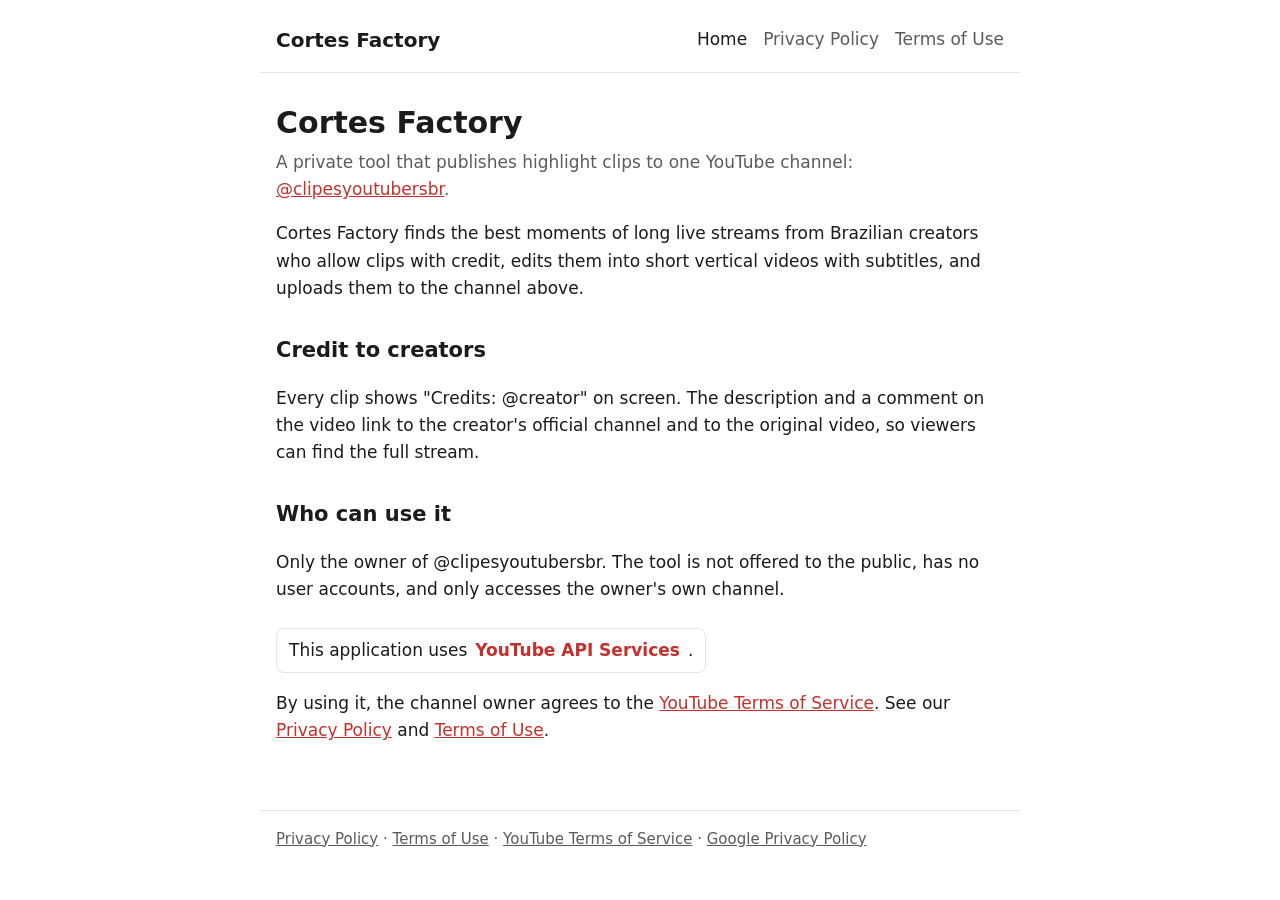
<file: index.html>
<!doctype html>
<html lang="en">
<head>
<meta charset="utf-8">
<meta name="viewport" content="width=device-width, initial-scale=1">
<title>Cortes Factory</title>
<link rel="stylesheet" href="estilo.css">
</head>
<body>
<header>
  <a class="marca" href="index.html">Cortes Factory</a>
  <nav><a href="index.html" aria-current="page">Home</a><a href="privacy.html">Privacy Policy</a><a href="terms.html">Terms of Use</a></nav>
</header>
<main>
  <h1>Cortes Factory</h1>
  <p class="sub">A private tool that publishes highlight clips to one YouTube channel: <a href="https://www.youtube.com/@clipesyoutubersbr">@clipesyoutubersbr</a>.</p>

  <p>Cortes Factory finds the best moments of long live streams from Brazilian creators who allow clips with credit, edits them into short vertical videos with subtitles, and uploads them to the channel above.</p>

  <h2>Credit to creators</h2>
  <p>Every clip shows "Credits: @creator" on screen. The description and a comment on the video link to the creator's official channel and to the original video, so viewers can find the full stream.</p>

  <h2>Who can use it</h2>
  <p>Only the owner of @clipesyoutubersbr. The tool is not offered to the public, has no user accounts, and only accesses the owner's own channel.</p>

  <div class="yt">This application uses <b>YouTube API Services</b>.</div>
  <p>By using it, the channel owner agrees to the <a href="https://www.youtube.com/t/terms">YouTube Terms of Service</a>. See our <a href="privacy.html">Privacy Policy</a> and <a href="terms.html">Terms of Use</a>.</p>
</main>
<footer>
  <a href="privacy.html">Privacy Policy</a> · <a href="terms.html">Terms of Use</a> · <a href="https://www.youtube.com/t/terms">YouTube Terms of Service</a> · <a href="https://policies.google.com/privacy">Google Privacy Policy</a>
</footer>
</body>
</html>
</file>
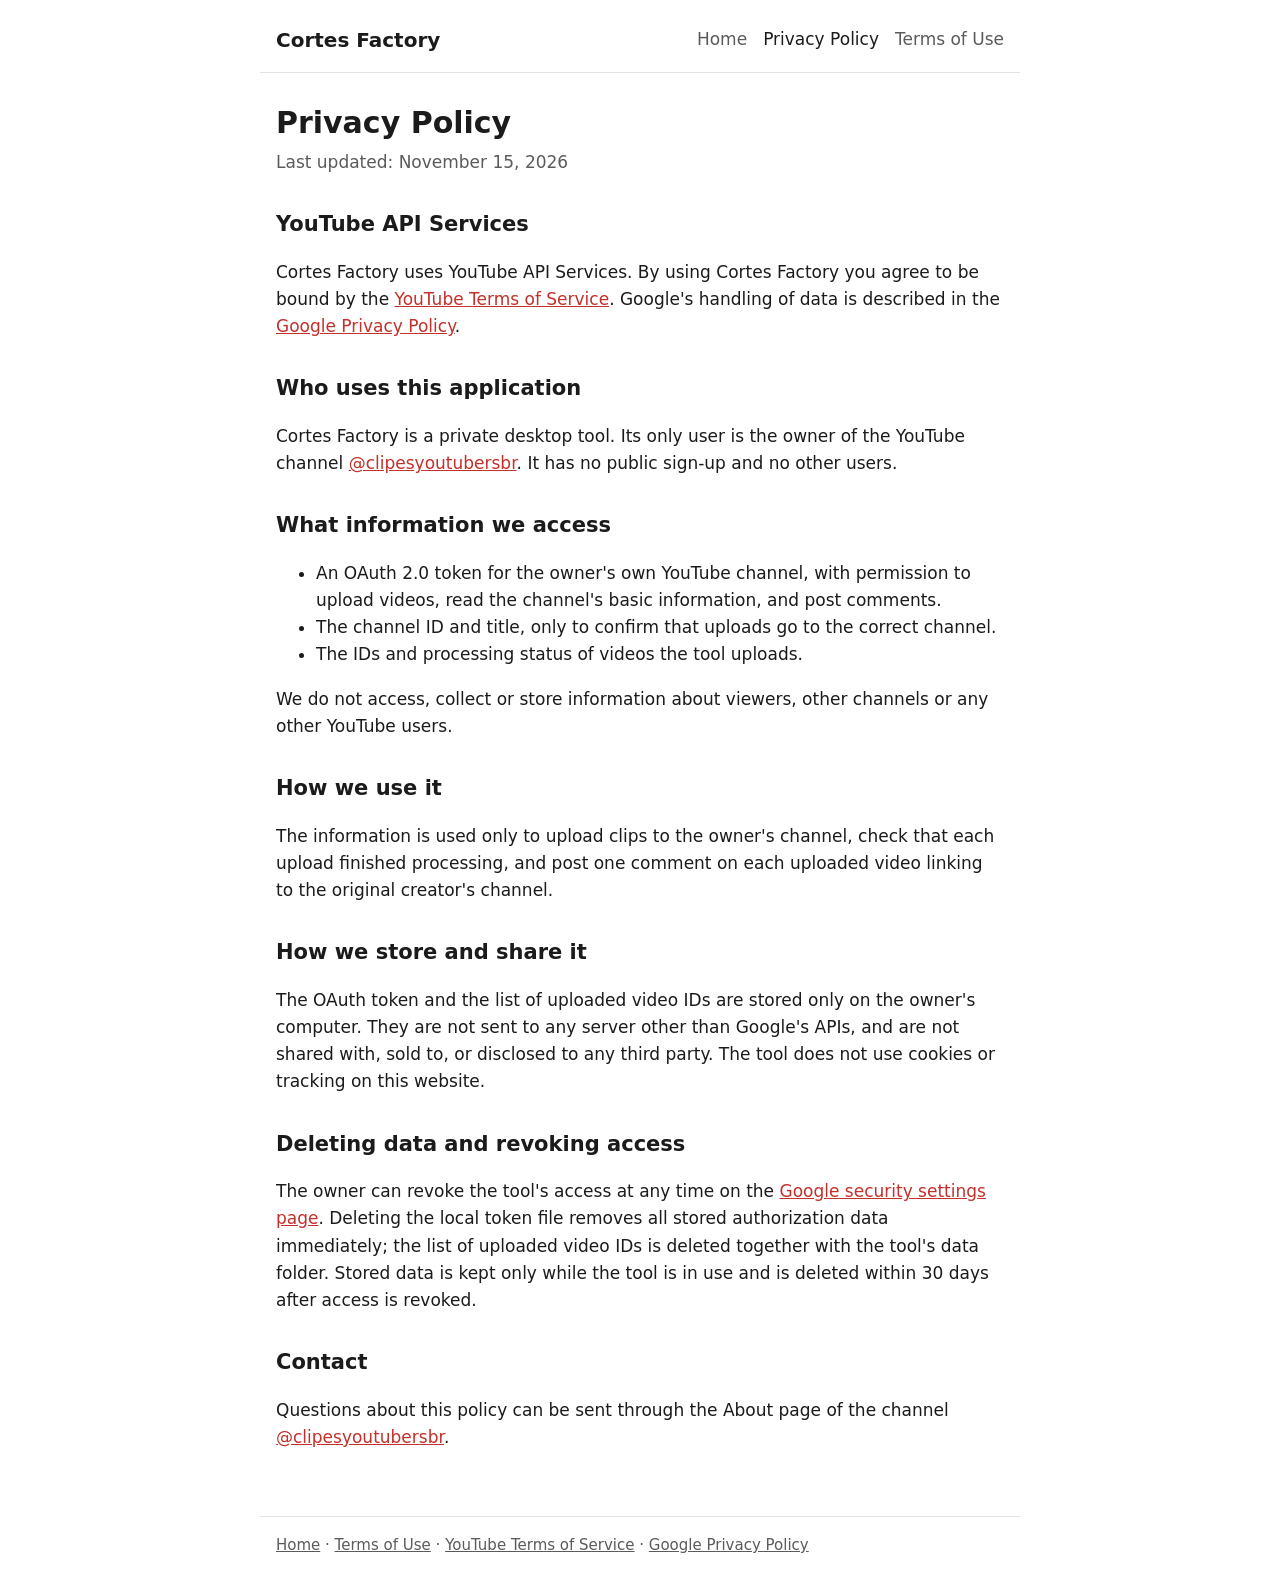
<file: privacy.html>
<!doctype html>
<html lang="en">
<head>
<meta charset="utf-8">
<meta name="viewport" content="width=device-width, initial-scale=1">
<title>Privacy Policy</title>
<link rel="stylesheet" href="estilo.css">
</head>
<body>
<header>
  <a class="marca" href="index.html">Cortes Factory</a>
  <nav><a href="index.html">Home</a><a href="privacy.html" aria-current="page">Privacy Policy</a><a href="terms.html">Terms of Use</a></nav>
</header>
<main>
  <h1>Privacy Policy</h1>
  <p class="sub">Last updated: November 15, 2026</p>

  <h2>YouTube API Services</h2>
  <p>Cortes Factory uses YouTube API Services. By using Cortes Factory you agree to be bound by the <a href="https://www.youtube.com/t/terms">YouTube Terms of Service</a>. Google's handling of data is described in the <a href="https://policies.google.com/privacy">Google Privacy Policy</a>.</p>

  <h2>Who uses this application</h2>
  <p>Cortes Factory is a private desktop tool. Its only user is the owner of the YouTube channel <a href="https://www.youtube.com/@clipesyoutubersbr">@clipesyoutubersbr</a>. It has no public sign-up and no other users.</p>

  <h2>What information we access</h2>
  <ul>
    <li>An OAuth 2.0 token for the owner's own YouTube channel, with permission to upload videos, read the channel's basic information, and post comments.</li>
    <li>The channel ID and title, only to confirm that uploads go to the correct channel.</li>
    <li>The IDs and processing status of videos the tool uploads.</li>
  </ul>
  <p>We do not access, collect or store information about viewers, other channels or any other YouTube users.</p>

  <h2>How we use it</h2>
  <p>The information is used only to upload clips to the owner's channel, check that each upload finished processing, and post one comment on each uploaded video linking to the original creator's channel.</p>

  <h2>How we store and share it</h2>
  <p>The OAuth token and the list of uploaded video IDs are stored only on the owner's computer. They are not sent to any server other than Google's APIs, and are not shared with, sold to, or disclosed to any third party. The tool does not use cookies or tracking on this website.</p>

  <h2>Deleting data and revoking access</h2>
  <p>The owner can revoke the tool's access at any time on the <a href="https://security.google.com/settings/security/permissions">Google security settings page</a>. Deleting the local token file removes all stored authorization data immediately; the list of uploaded video IDs is deleted together with the tool's data folder. Stored data is kept only while the tool is in use and is deleted within 30 days after access is revoked.</p>

  <h2>Contact</h2>
  <p>Questions about this policy can be sent through the About page of the channel <a href="https://www.youtube.com/@clipesyoutubersbr/about">@clipesyoutubersbr</a>.</p>
</main>
<footer>
  <a href="index.html">Home</a> · <a href="terms.html">Terms of Use</a> · <a href="https://www.youtube.com/t/terms">YouTube Terms of Service</a> · <a href="https://policies.google.com/privacy">Google Privacy Policy</a>
</footer>
</body>
</html>
</file>
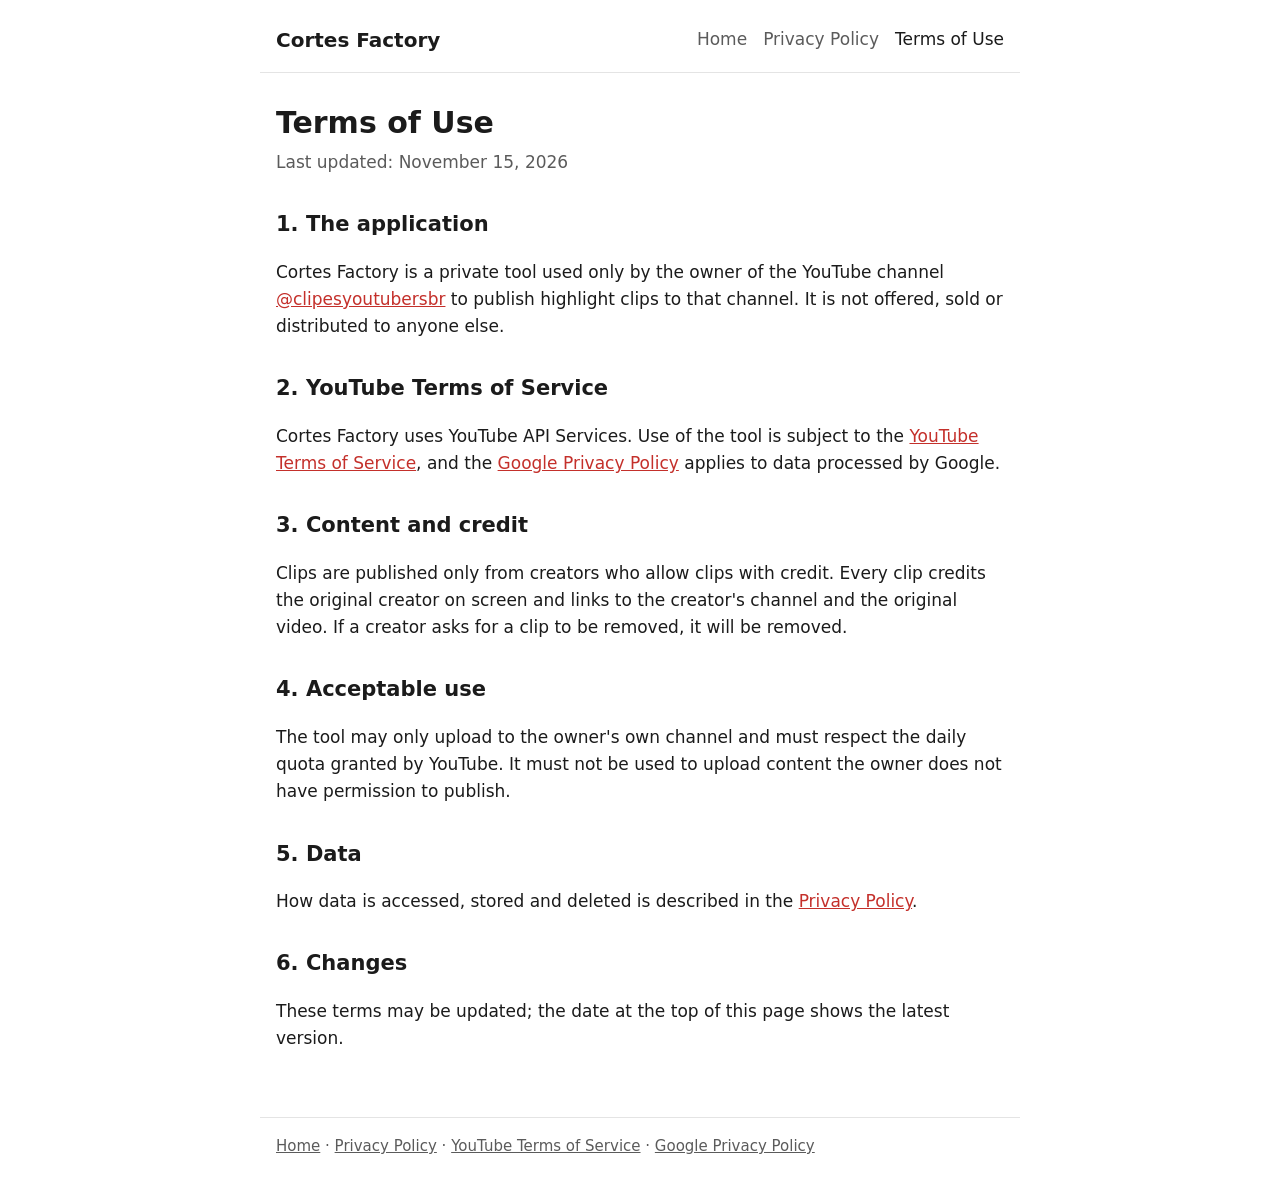
<file: terms.html>
<!doctype html>
<html lang="en">
<head>
<meta charset="utf-8">
<meta name="viewport" content="width=device-width, initial-scale=1">
<title>Terms of Use</title>
<link rel="stylesheet" href="estilo.css">
</head>
<body>
<header>
  <a class="marca" href="index.html">Cortes Factory</a>
  <nav><a href="index.html">Home</a><a href="privacy.html">Privacy Policy</a><a href="terms.html" aria-current="page">Terms of Use</a></nav>
</header>
<main>
  <h1>Terms of Use</h1>
  <p class="sub">Last updated: November 15, 2026</p>

  <h2>1. The application</h2>
  <p>Cortes Factory is a private tool used only by the owner of the YouTube channel <a href="https://www.youtube.com/@clipesyoutubersbr">@clipesyoutubersbr</a> to publish highlight clips to that channel. It is not offered, sold or distributed to anyone else.</p>

  <h2>2. YouTube Terms of Service</h2>
  <p>Cortes Factory uses YouTube API Services. Use of the tool is subject to the <a href="https://www.youtube.com/t/terms">YouTube Terms of Service</a>, and the <a href="https://policies.google.com/privacy">Google Privacy Policy</a> applies to data processed by Google.</p>

  <h2>3. Content and credit</h2>
  <p>Clips are published only from creators who allow clips with credit. Every clip credits the original creator on screen and links to the creator's channel and the original video. If a creator asks for a clip to be removed, it will be removed.</p>

  <h2>4. Acceptable use</h2>
  <p>The tool may only upload to the owner's own channel and must respect the daily quota granted by YouTube. It must not be used to upload content the owner does not have permission to publish.</p>

  <h2>5. Data</h2>
  <p>How data is accessed, stored and deleted is described in the <a href="privacy.html">Privacy Policy</a>.</p>

  <h2>6. Changes</h2>
  <p>These terms may be updated; the date at the top of this page shows the latest version.</p>
</main>
<footer>
  <a href="index.html">Home</a> · <a href="privacy.html">Privacy Policy</a> · <a href="https://www.youtube.com/t/terms">YouTube Terms of Service</a> · <a href="https://policies.google.com/privacy">Google Privacy Policy</a>
</footer>
</body>
</html>
</file>
<file: estilo.css>
:root { --fundo: #ffffff; --texto: #1b1b1b; --suave: #5b5b5b; --linha: #e4e4e4; --destaque: #c4302b; }
@media (prefers-color-scheme: dark) { :root { --fundo: #141414; --texto: #f1f1f1; --suave: #b5b5b5; --linha: #2c2c2c; --destaque: #ff5a52; } }
* { box-sizing: border-box; }
body { margin: 0; background: var(--fundo); color: var(--texto); font: 17px/1.6 system-ui, -apple-system, "Segoe UI", Roboto, Arial, sans-serif; }
header, main, footer { max-width: 760px; margin: 0 auto; padding: 0 16px; }
header { display: flex; align-items: center; justify-content: space-between; gap: 16px; padding-top: 24px; padding-bottom: 16px; border-bottom: 1px solid var(--linha); flex-wrap: wrap; }
header a.marca { font-weight: 700; font-size: 20px; color: var(--texto); text-decoration: none; }
nav a { margin-left: 16px; color: var(--suave); text-decoration: none; }
nav a:hover, nav a[aria-current] { color: var(--texto); }
main { padding-top: 32px; padding-bottom: 48px; }
h1 { font-size: 30px; line-height: 1.2; margin: 0 0 8px; }
h2 { font-size: 21px; margin: 32px 0 8px; }
p, li { color: var(--texto); }
.sub { color: var(--suave); margin-top: 0; }
a { color: var(--destaque); }
.yt { display: inline-flex; align-items: center; gap: 8px; border: 1px solid var(--linha); border-radius: 8px; padding: 8px 12px; margin-top: 8px; }
.yt b { color: var(--destaque); }
footer { border-top: 1px solid var(--linha); padding-top: 16px; padding-bottom: 32px; color: var(--suave); font-size: 15px; }
footer a { color: var(--suave); }
</file>
